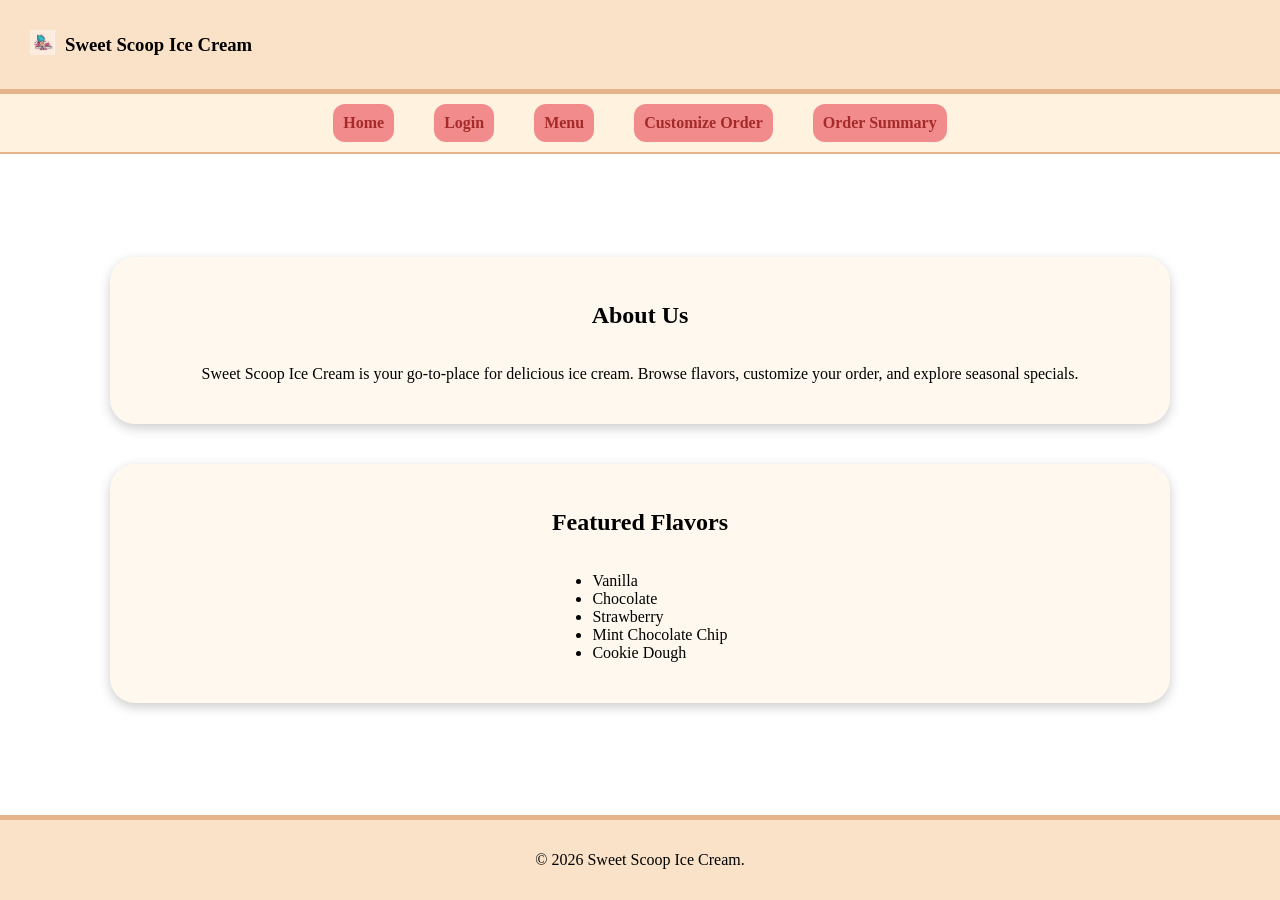
<file: index.html>
<!DOCTYPE html>
<!--
Group Members:
1. Nnamdi Onaga (UCID: 30254264)
2. Somrit Dewan (UCID: 30230926)
-->
<html lang="en">

<head>
    <meta charset="UTF-8">
    <meta name="viewport" content="width=device-width, initial-scale=1.0">
    <link rel="stylesheet" href="styles.css">
    <title>Sweet Scoop Ice Cream</title>
</head>

<body>
    <header id="page_header">
        <div>
            <div><img src="img/logo.jpeg" alt="Sweet Scoop Ice Cream Logo"></div>
        </div>

        <div>
            <h3>Sweet Scoop Ice Cream</h3>
        </div>
    </header>

    <nav>
        <ul>
            <li><a href="index.html">Home</a></li>
            <li><a href="login.html">Login</a></li>
            <li><a href="menu_view.html">Menu</a></li>
            <li><a href="customize_order.html">Customize Order</a></li>
            <li><a href="order_summary.html">Order Summary</a></li>
        </ul>
    </nav>

    <main class="index_main">
        <section id="about_us">
            <h2>About Us</h2>
            <p>Sweet Scoop Ice Cream is your go-to-place for delicious ice cream. Browse flavors, customize your order, and explore seasonal specials.</p>
        </section>

        <section id="featured_flavors">
            <h2>Featured Flavors</h2>
            <ul>
                <li>Vanilla</li>
                <li>Chocolate</li>
                <li>Strawberry</li>
                <li>Mint Chocolate Chip</li>
                <li>Cookie Dough</li>
            </ul>
        </section>
    </main>

    <footer>
        <p>&copy; 2026 Sweet Scoop Ice Cream.</p>
    </footer>
</body>

</html>
</file>
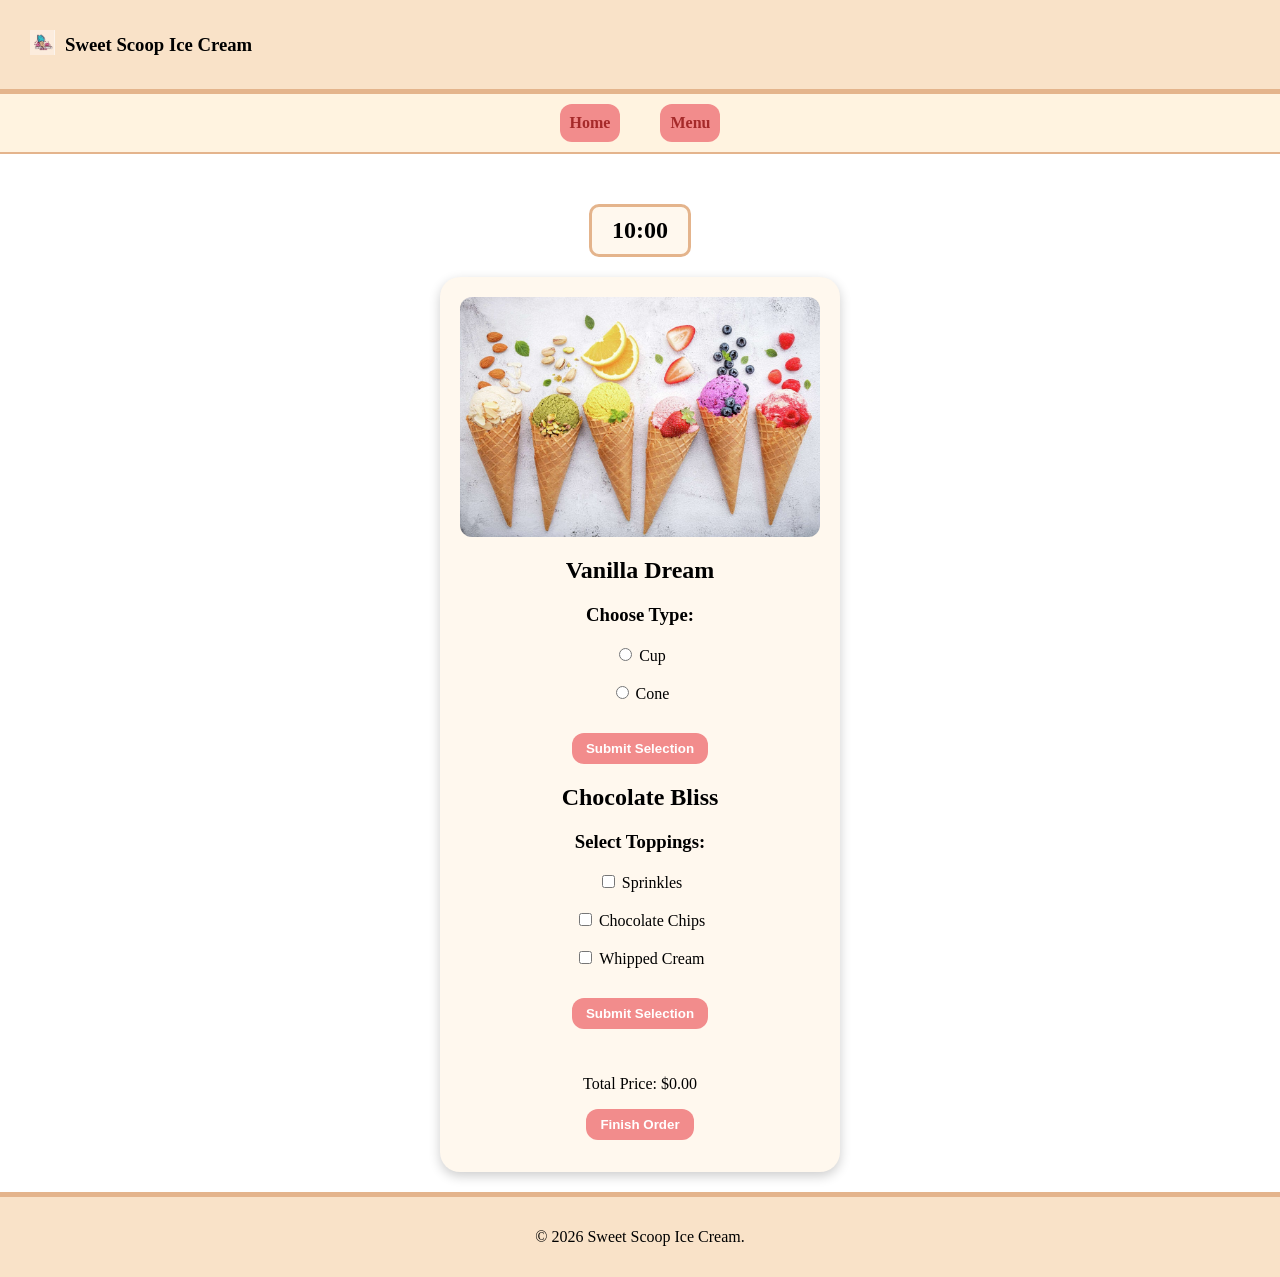
<file: customize_order.html>
<!DOCTYPE html>
<html lang="en">

<head>
    <meta charset="UTF-8">
    <meta name="viewport" content="width=device-width, initial-scale=1.0">
    <title>Customize Order</title>
    <link rel="stylesheet" href="styles.css">
</head>

<body>
    <header id="page_header">
        <div>
            <div><img src="img/logo.jpeg" alt="Sweet Scoop Ice Cream Logo"></div>
        </div>

        <div>
            <h3>Sweet Scoop Ice Cream</h3>
        </div>
    </header>

    <nav>
        <ul>
            <li><a href="index.html">Home</a></li>
            <li><a href="menu_view.html">Menu</a></li>
        </ul>
    </nav>

    <main class="customize_order_main">

        <div id="order_timer">10:00</div>

        <form action="order_summary.html" onsubmit="return validateOrder()">
            <div>
                <img src="img/icecream_banner.jpeg" alt="Banner image for customizing order" id="banner_img">
            </div>

            <h2>Vanilla Dream</h2>
            <h3>Choose Type:</h3>

            <input type="radio" id="type_cup" name="type" value="Cup">
            <label for="type_cup">Cup</label><br><br>
            <input type="radio" id="type_cone" name="type" value="Cone">
            <label for="type_cone">Cone</label><br><br>
            <button type="button" name="update_order" value="submit_icecream_type">Submit Selection</button>

            <h2>Chocolate Bliss</h2>
            <h3>Select Toppings:</h3>

            <input type="checkbox" id="topping1" name="topping1" value="Sprinkles">
            <label for="topping1">Sprinkles</label><br><br>
            <input type="checkbox" id="topping2" name="topping2" value="Chocolate Chips">
            <label for="topping2">Chocolate Chips</label><br><br>
            <input type="checkbox" id="topping3" name="topping3" value="Whipped Cream">
            <label for="topping3">Whipped Cream</label><br><br>
            <button type="button" name="update_order" value="submit_toppings">Submit Selection</button>

            <br>
            <p id="total_price">Total Price: $6.00</p>
            <button type="submit">Finish Order</button>
        </form>
    </main>

    <footer>
        <p>&copy; 2026 Sweet Scoop Ice Cream.</p>
    </footer>


    <script> //ADDED JS
let timeLeft = 600; // 10 minutes

const timerDisplay = document.getElementById("order_timer");

const timer = setInterval(function() {
    let minutes = Math.floor(timeLeft / 60);
    let seconds = timeLeft % 60;
    if (seconds < 10) seconds = "0" + seconds;
    timerDisplay.textContent = minutes + ":" + seconds;
    timeLeft--;
    if (timeLeft < 0) {
        clearInterval(timer);
        window.location.href = "order_summary.html";
    }
}, 1000);

// Grabbing base radios and toppings

    const cup = document.getElementById("type_cup");
    const cone = document.getElementById("type_cone");
    const baseRadios = [cup, cone];

const submitTypeBtn = document.querySelector('button[value="submit_icecream_type"]');
const submitToppingsBtn = document.querySelector('button[value="submit_toppings"]');

const toppings = [
    document.getElementById("topping1"),
    document.getElementById("topping2"),
    document.getElementById("topping3")
];

const totalPriceEl = document.getElementById("total_price");

function calculatePrice() {
    const basePrice = 6.00;
    const toppingPrice = 1.50;

    // Check which base is selected
    const baseSelected = baseRadios.find(r => r.checked);
    if (!baseSelected) {
        totalPriceEl.textContent = "Total Price: $0.00";
        return;
    }

    // Count toppings
    const toppingCount = toppings.filter(t => t.checked).length;

    const total = basePrice + (toppingCount * toppingPrice);
    totalPriceEl.textContent = "Total Price: $" + total.toFixed(2);
}

// Update price live when base or toppings change
baseRadios.forEach(r => r.addEventListener("change", calculatePrice));
toppings.forEach(t => t.addEventListener("change", calculatePrice));

submitTypeBtn.addEventListener("click", function() {

    if (!cup.checked && !cone.checked) {
        alert("Please select Cup or Cone before submitting.");
        return;
    }

});

submitToppingsBtn.addEventListener("click", function() {

    const toppingSelected = toppings.some(t => t.checked);

    if (!toppingSelected) {
        alert("Please select at least one topping before submitting.");
        return;
    }

});

// Form validation
function validateOrder() {

    const baseSelected = baseRadios.find(r => r.checked);

    if (!baseSelected) {
        alert("Please select Cup or Cone, and at least one topping before confirming your order.");
        return false;
    }

    const toppingSelected = toppings.some(t => t.checked);

    if (!toppingSelected) {
        alert("Please select at least one topping.");
        return false;
    }

    localStorage.setItem("base", baseSelected.value);
    localStorage.setItem("toppings", toppings.filter(t => t.checked).map(t => t.value).join(", "));
    localStorage.setItem("total", totalPriceEl.textContent.replace("Total Price: $", ""));

    return true;
}

// Initial price calculation
calculatePrice();
</script>
</body>

</html>
</file>
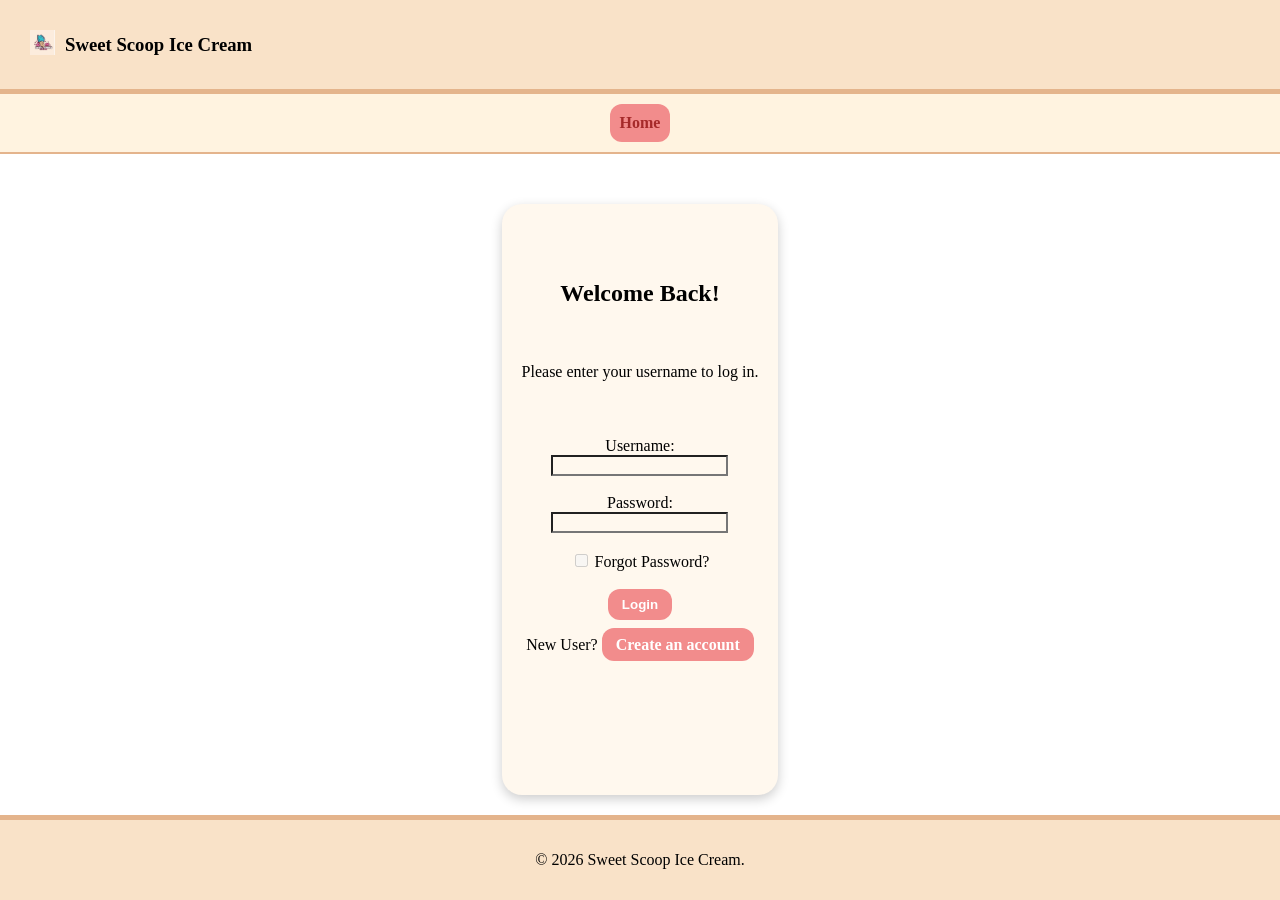
<file: login.html>
<!DOCTYPE html>
<html lang="en">

<head>
    <meta charset="UTF-8">
    <meta name="viewport" content="width=device-width, initial-scale=1.0">
    <link rel="stylesheet" href="styles.css">
    <title>Login</title>
    <script defer src = "scripts.js"></script>
</head>

<body>
    <header id="page_header">
        <div>
            <div><img src="img/logo.jpeg" alt="Sweet Scoop Ice Cream Logo"></div>
        </div>

        <div>
            <h3>Sweet Scoop Ice Cream</h3>
        </div>
    </header>

    <nav>
        <ul>
            <li><a href="index.html">Home</a></li>
        </ul>
    </nav>

    <main class="login_main">
        <div id="login_container">
            <h2>Welcome Back!</h2>
            <p>Please enter your username to log in.</p>
            <div id="message_box"></div> <!--Message Display for successful login-->
            <form id="login_form" action="menu_view.html">
                <label for="username">Username:</label><br>
                <input type="text" id="username" name="username" required><br><br>

                <label for="password">Password:</label><br>
                <input type="password" id="password" name="password" required><br><br>
                
                <div>
                    <input type="checkbox" id="forgot_password" name="forgot_password" disabled>
                    <label for="forgot_password">Forgot Password?</label><br><br>
                </div>

                <button type="submit">Login</button>
                <p>New User? <a href="signup.html" class="signup_btn">Create an account</a></p> <!--Need to use styles.css for the "Create an account"-->
            </form>

        </div>
    </main>

    <footer>
        <p>&copy; 2026 Sweet Scoop Ice Cream.</p>
    </footer>
</body>

</html>
</file>
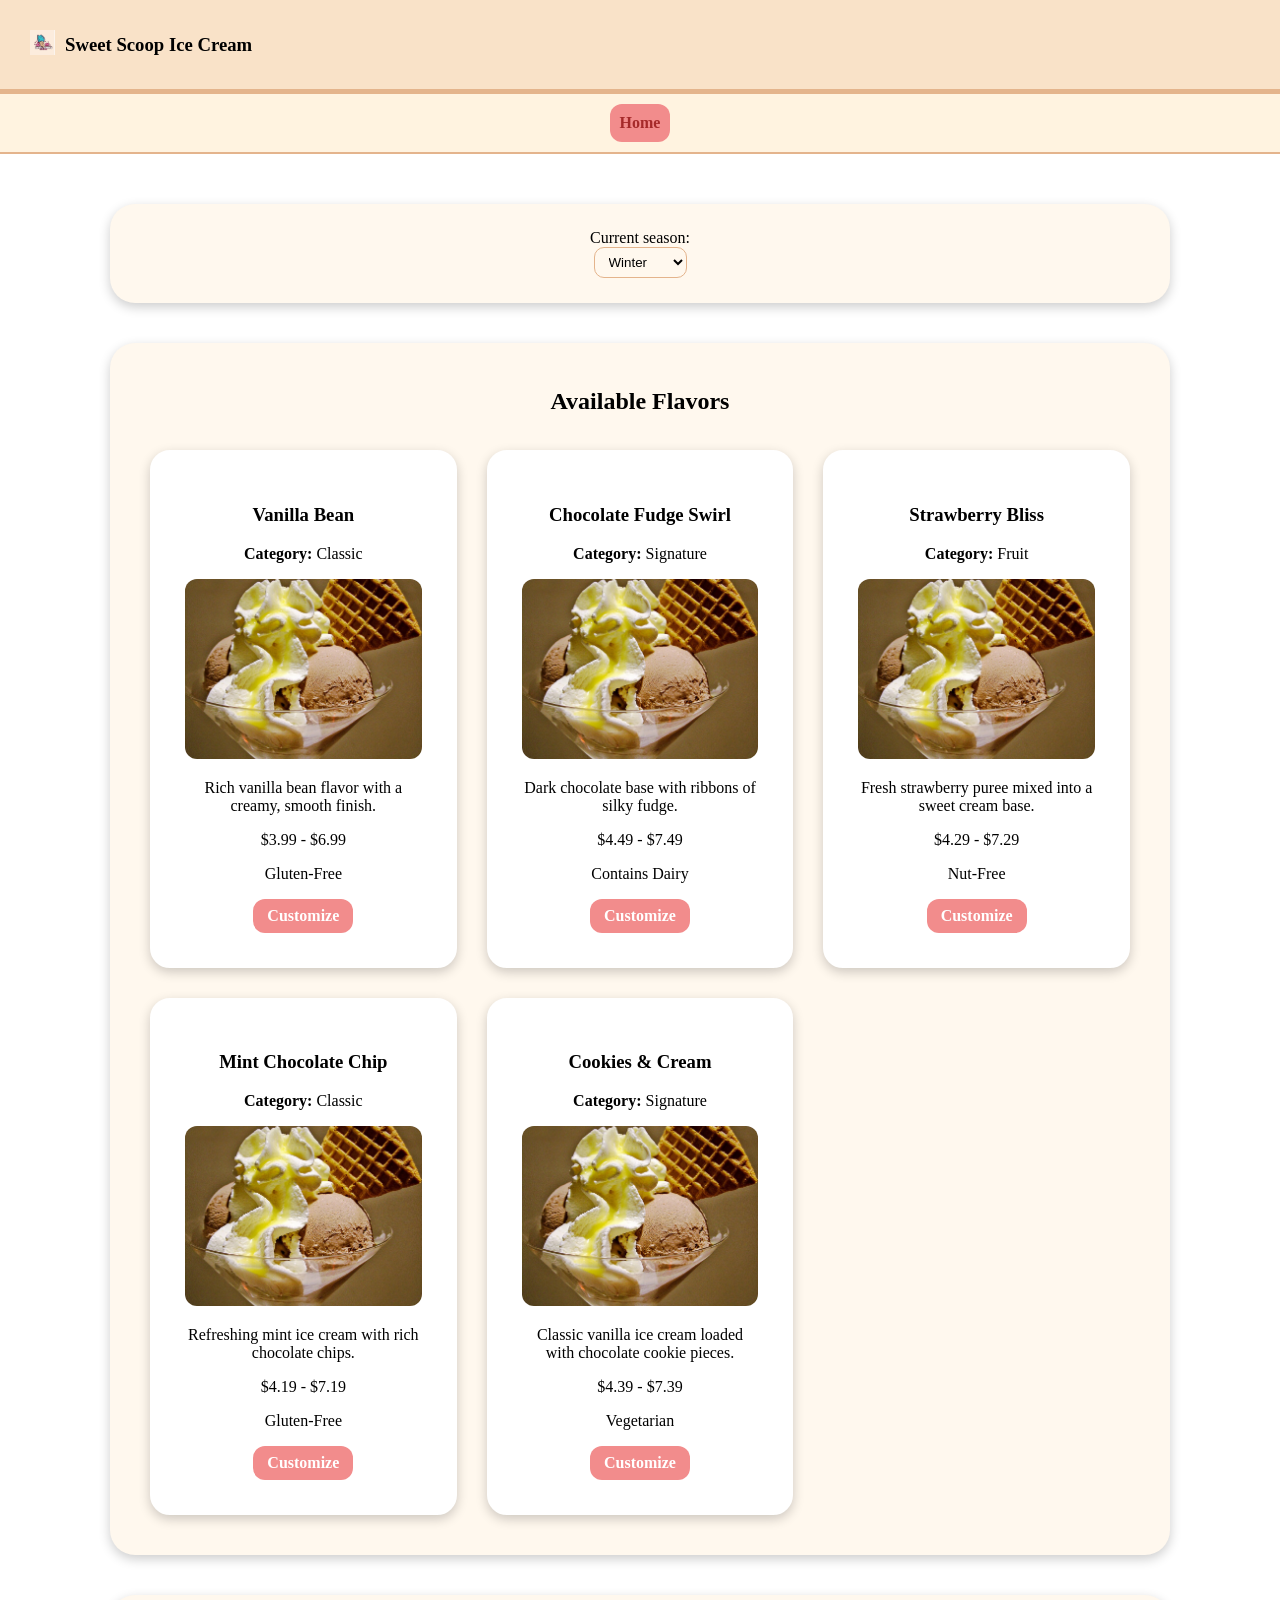
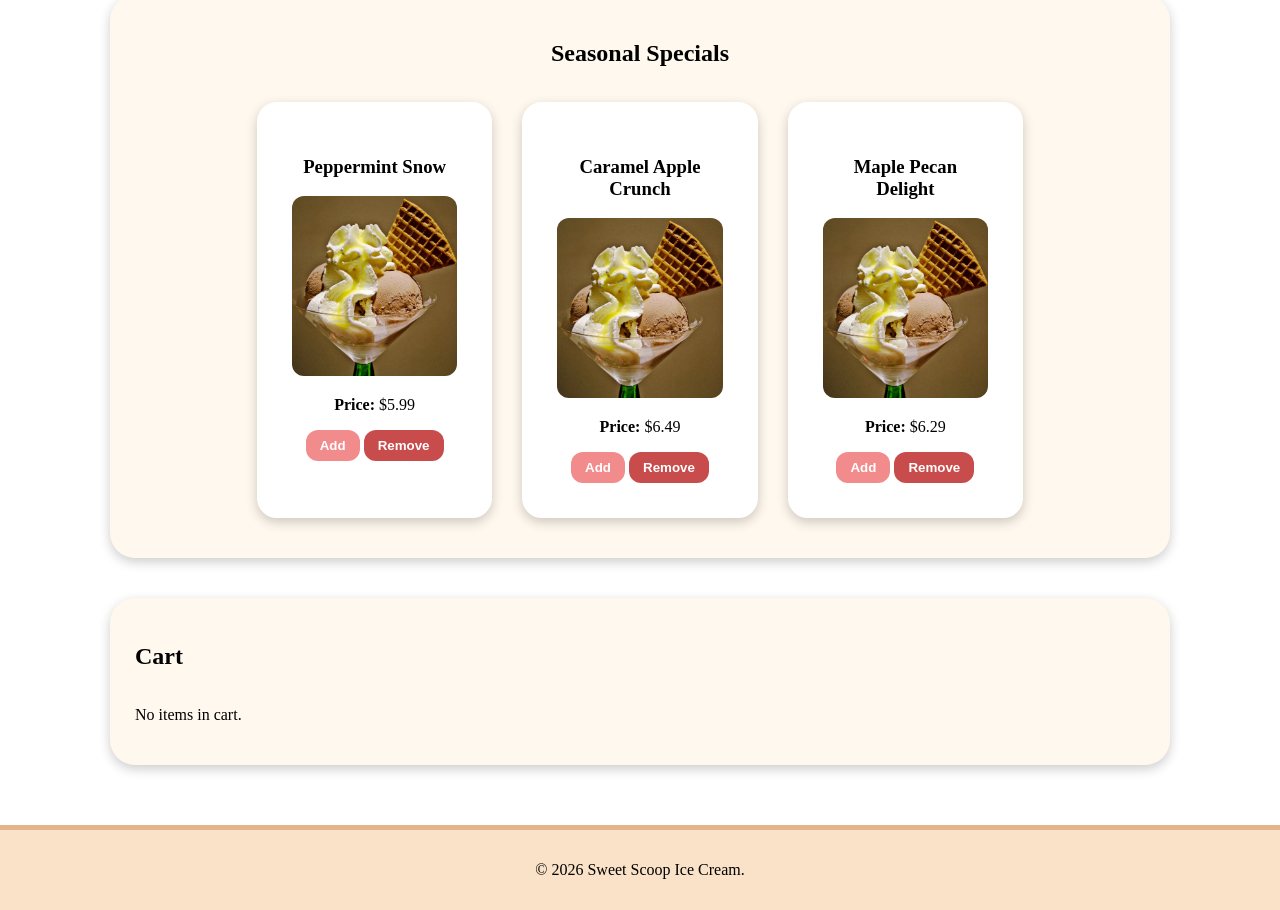
<file: menu_view.html>
<!DOCTYPE html>
<html lang="en">

<head>
    <meta charset="UTF-8">
    <meta name="viewport" content="width=device-width, initial-scale=1.0">
    <link rel="stylesheet" href="styles.css">
    <title>Menu View</title>
</head>

<body>
    <header id="page_header">
        <div>
            <div><img src="img/logo.jpeg" alt="Sweet Scoop Ice Cream Logo"></div>
        </div>
        <div>
            <h3>Sweet Scoop Ice Cream</h3>
        </div>
    </header>

    <nav>
        <ul>
            <li><a href="index.html">Home</a></li>
        </ul>
    </nav>

    <main class="menu_main">
        <section class="season_selector">
            <label for="season_filter">Current season:</label>
            <select id="season_filter" name="season_filter">
                <option value="winter-2026" selected>Winter</option>
                <option value="fall-2025">Fall</option>
                <option value="summer-2025">Summer</option>
                <option value="spring-2025">Spring</option>
            </select>
        </section>

        <section>
            <h2>Available Flavors</h2>
            <div class="tile_grid">
                <article class="ice_cream_tile">
                    <h3>Vanilla Bean</h3>
                    <p><strong>Category:</strong> Classic</p>
                    <img src="img/icecream.jpg" alt="Vanilla ice cream scoop">
                    <p>Rich vanilla bean flavor with a creamy, smooth finish.</p>
                    <p>$3.99 - $6.99</p>
                    <p>Gluten-Free</p>
                    <a href="customize_order.html" class="customize_link">Customize</a>
                </article>

                <article class="ice_cream_tile">
                    <h3>Chocolate Fudge Swirl</h3>
                    <p><strong>Category:</strong> Signature</p>
                    <img src="img/icecream.jpg" alt="Chocolate ice cream in cone">
                    <p>Dark chocolate base with ribbons of silky fudge.</p>
                    <p>$4.49 - $7.49</p>
                    <p>Contains Dairy</p>
                    <a href="customize_order.html" class="customize_link">Customize</a>
                </article>

                <article class="ice_cream_tile">
                    <h3>Strawberry Bliss</h3>
                    <p><strong>Category:</strong> Fruit</p>
                    <img src="img/icecream.jpg" alt="Strawberry ice cream bowl">
                    <p>Fresh strawberry puree mixed into a sweet cream base.</p>
                    <p>$4.29 - $7.29</p>
                    <p>Nut-Free</p>
                    <a href="customize_order.html" class="customize_link">Customize</a>
                </article>

                <article class="ice_cream_tile">
                    <h3>Mint Chocolate Chip</h3>
                    <p><strong>Category:</strong> Classic</p>
                    <img src="img/icecream.jpg" alt="Mint chocolate chip ice cream">
                    <p>Refreshing mint ice cream with rich chocolate chips.</p>
                    <p>$4.19 - $7.19</p>
                    <p>Gluten-Free</p>
                    <a href="customize_order.html" class="customize_link">Customize</a>
                </article>

                <article class="ice_cream_tile">
                    <h3>Cookies &amp; Cream</h3>
                    <p><strong>Category:</strong> Signature</p>
                    <img src="img/icecream.jpg" alt="Cookies and cream ice cream">
                    <p>Classic vanilla ice cream loaded with chocolate cookie pieces.</p>
                    <p>$4.39 - $7.39</p>
                    <p>Vegetarian</p>
                    <a href="customize_order.html" class="customize_link">Customize</a>
                </article>
            </div>
        </section>

        <section>
            <h2>Seasonal Specials</h2>
            <div class="tile_grid">
                <article class="ice_cream_tile">
                    <h3>Peppermint Snow</h3>
                    <img src="img/icecream.jpg" alt="Peppermint ice cream">
                    <p><strong>Price:</strong> $5.99</p>
                    <div class="special_actions">
                        <button class="add_btn" data-name="Peppermint Snow" data-price="5.99">Add</button>
                        <button class="remove_btn" data-name="Peppermint Snow" data-price="5.99">Remove</button>
                    </div>
                </article>

                <article class="ice_cream_tile">
                    <h3>Caramel Apple Crunch</h3>
                    <img src="img/icecream.jpg" alt="Caramel ice cream scoop">
                    <p><strong>Price:</strong> $6.49</p>
                    <div class="special_actions">
                        <button class="add_btn" data-name="Caramel Apple Crunch" data-price="6.49">Add</button>
                        <button class="remove_btn" data-name="Caramel Apple Crunch" data-price="6.49">Remove</button>
                    </div>
                </article>

                <article class="ice_cream_tile">
                    <h3>Maple Pecan Delight</h3>
                    <img src="img/icecream.jpg" alt="Maple pecan ice cream">
                    <p><strong>Price:</strong> $6.29</p>
                    <div class="special_actions">
                        <button class="add_btn" data-name="Maple Pecan Delight" data-price="6.29">Add</button>
                        <button class="remove_btn" data-name="Maple Pecan Delight" data-price="6.29">Remove</button>
                    </div>
                </article>
            </div>
        </section>

        <section id="cart_section">
    <h2>Cart</h2>

    <div id="cart_container">
        <p id="cart_empty">No items in cart.</p>
    </div>
</section>
    </main>

    <footer>
        <p>&copy; 2026 Sweet Scoop Ice Cream.</p>
    </footer>

    
    <script> //Added JS
const cart = {};

const cartContainer = document.getElementById("cart_container");
const emptyMessage = document.getElementById("cart_empty");

function updateCartUI() {

    cartContainer.innerHTML = "";

    const items = Object.values(cart);

    if (items.length === 0) {
        cartContainer.appendChild(emptyMessage);
        return;
    }

    items.forEach(item => {

        const row = document.createElement("div");
        row.classList.add("cart_row");

        const nameQty = document.createElement("span");
        nameQty.classList.add("cart_name");
        nameQty.textContent = `${item.name} (${item.qty})`;

        const total = document.createElement("span");
        total.classList.add("cart_price");
        total.textContent = `$${(item.qty * item.price).toFixed(2)}`;

        row.appendChild(nameQty);
        row.appendChild(total);

        cartContainer.appendChild(row);

    });
}
const addButtons = document.getElementsByClassName("add_btn");
for (let btn of addButtons) {

    btn.addEventListener("click", () => {

        const name = btn.dataset.name;
        const price = parseFloat(btn.dataset.price);

        if (!cart[name]) {
            cart[name] = { name, price, qty: 0 };
        }

        cart[name].qty++;

        updateCartUI();
    });
}

const removeButtons = document.getElementsByClassName("remove_btn");
for (let btn of removeButtons) {

    btn.addEventListener("click", () => {

        const name = btn.dataset.name;

        if (!cart[name]) return;

        cart[name].qty--;

        if (cart[name].qty <= 0) {
            delete cart[name];
        }

        updateCartUI();
    });

};
</script>
</body>

</html>
</file>
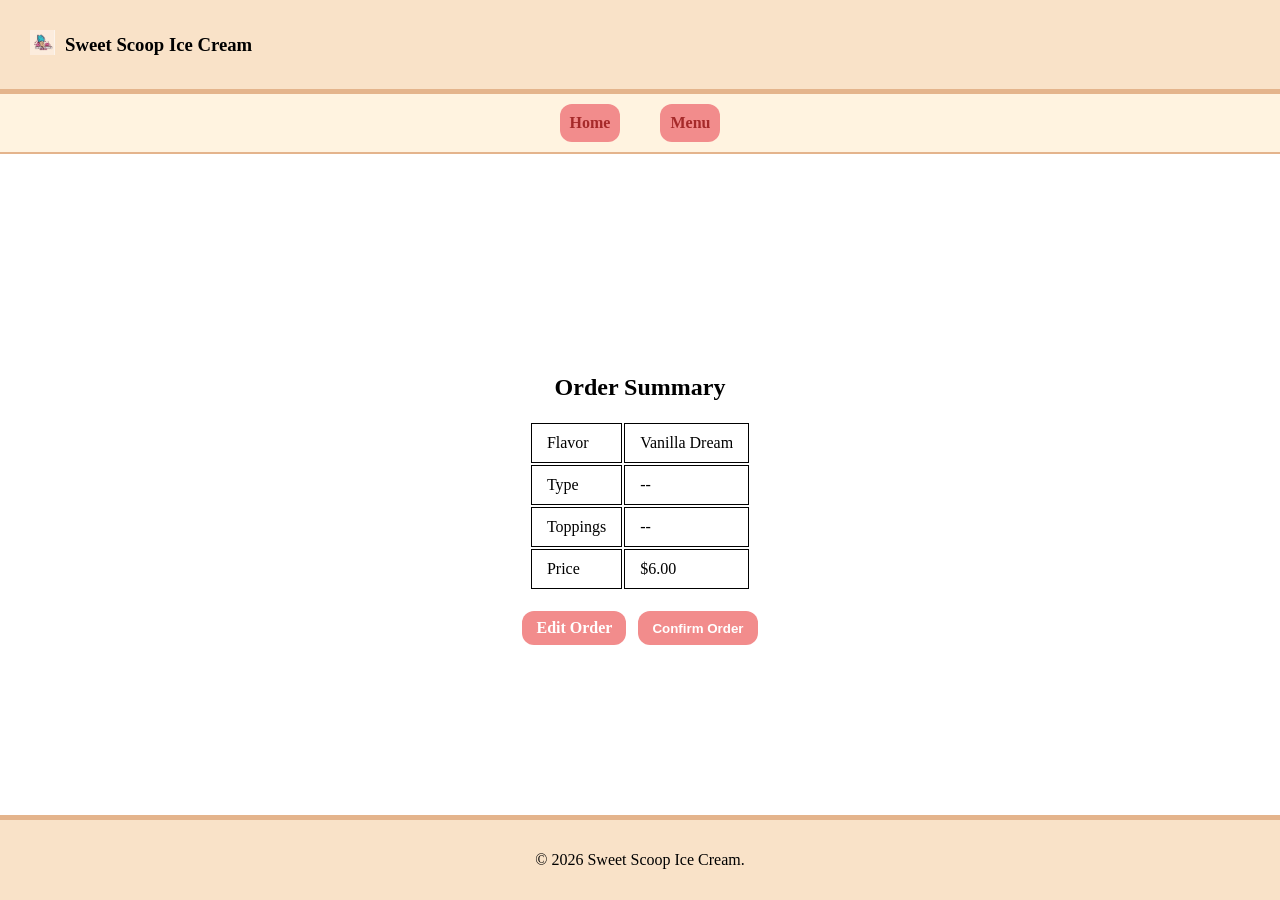
<file: order_summary.html>
<!DOCTYPE html>
<html lang="en">

<head>
    <meta charset="UTF-8">
    <meta name="viewport" content="width=device-width, initial-scale=1.0">
    <link rel="stylesheet" href="styles.css">
    <title>Sweet Scoop Ice Cream</title>
</head>

<body>
    <header id="page_header">
        <div>
            <div><img src="img/logo.jpeg" alt="Sweet Scoop Ice Cream Logo"></div>
        </div>

        <div>
            <h3>Sweet Scoop Ice Cream</h3>
        </div>
    </header>

    <nav>
        <ul>
            <li><a href="index.html">Home</a></li>
            <li><a href="menu_view.html">Menu</a></li>
        </ul>
    </nav>

    <main class="order_summary_main">
        <h2>Order Summary</h2>
         <div id="order_summary_container"></div>
        <!--<table>
            <tbody>
                <tr>
                    <td>Flavor</td>
                    <td id="flavor_cell">Vanilla Dream</td>
                </tr>
                <tr>
                     <td id="type_cell">--</td>
                    <td>Cone</td>
                </tr>
                <tr>
                     <td id="toppings_cell">--</td>
                    <td>Sprinkles, Nuts</td>
                </tr>
                <tr>
                    <td id="price_cell">$0.00</td>
                    <td>$6.50</td>
                </tr>
            </tbody>
        </table> -->

        <div class="summary_actions">
            <a href="customize_order.html" class="action_btn">Edit Order</a>
            <button type="button" class="action_btn">Confirm Order</button>
        </div>
    </main>

    <footer>
        <p>&copy; 2026 Sweet Scoop Ice Cream.</p>
    </footer>

    <script> //ADDED JS
    const container = document.getElementById("order_summary_container");

const flavor = localStorage.getItem("flavor") || "Vanilla Dream";
const base = localStorage.getItem("base") || "--";
const toppings = localStorage.getItem("toppings") || "--";
const total = parseFloat(localStorage.getItem("total") || 6).toFixed(2);

container.innerHTML = `
  <table>
    <tr><td>Flavor</td><td>${flavor}</td></tr>
    <tr><td>Type</td><td>${base}</td></tr>
    <tr><td>Toppings</td><td>${toppings}</td></tr>
    <tr><td>Price</td><td>$${total}</td></tr>
  </table>
`;
</script>
</body>

</html>
</file>
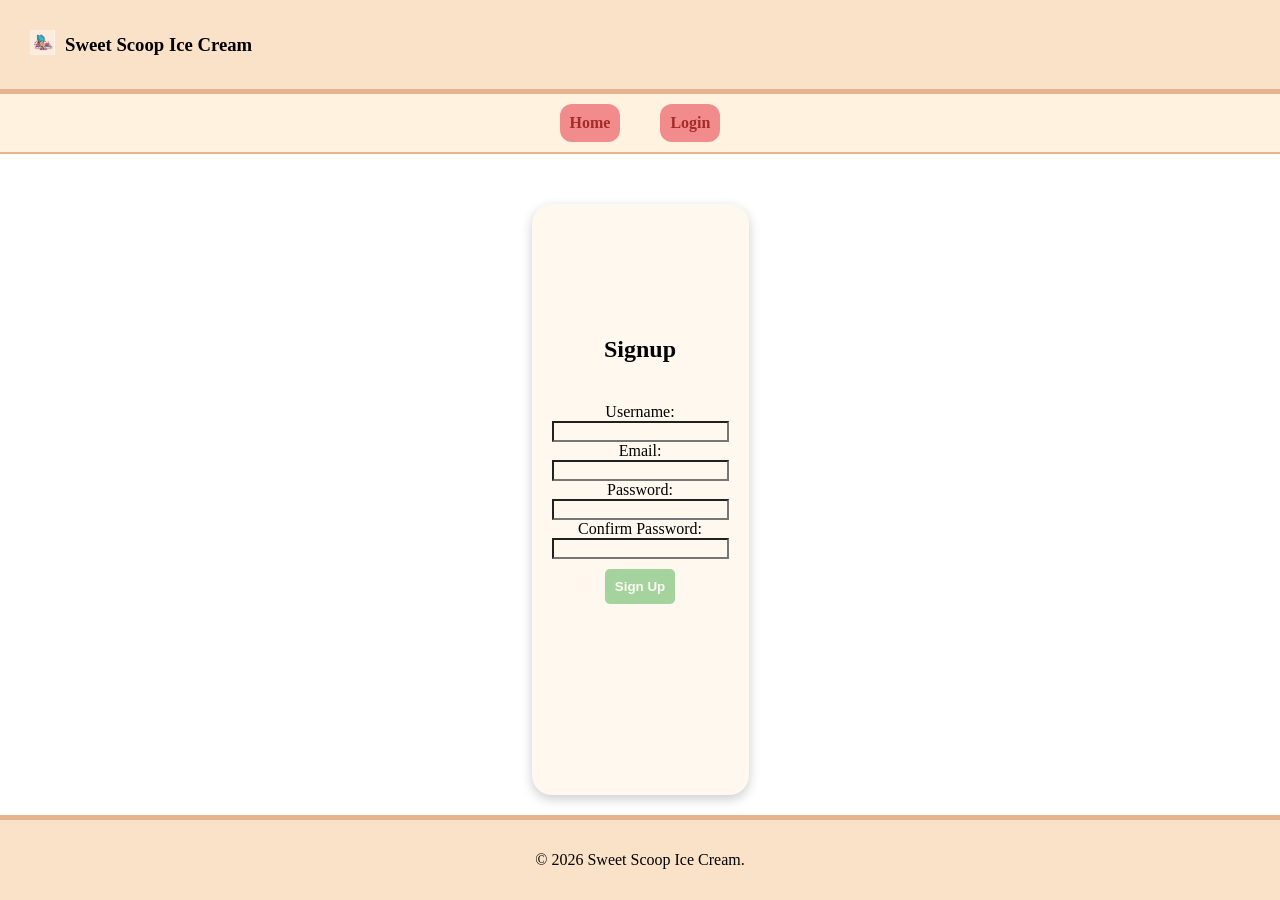
<file: signup.html>
<!DOCTYPE html>
<html lang="en">
<head>
    <meta charset="UTF-8">
    <meta name="viewport" content="width=device-width, initial-scale=1.0">
    <title>Signup</title>
    <link rel="stylesheet" href="styles.css">
    <script defer src="signup.js"></script>
</head>
<body>
    <header id="page_header">
        <div>
            <div><img src="img/logo.jpeg" alt="Sweet Scoop Ice Cream Logo"></div>
        </div>

        <div>
            <h3>Sweet Scoop Ice Cream</h3>
        </div>
    </header>

    <nav>
        <ul>
            <li><a href="index.html">Home</a></li>
            <li><a href="login.html">Login</a></li>
        </ul>
    </nav>
    <main class="login_main">
        <div id="signup_container">
            <h2>Signup</h2>

            <form id="signup_form">
                <label for="username">Username:</label><br>
                <input type="text" id="username" name="username" required><br>

                <label for="email">Email:</label><br>
                <input type="email" id="email" name="email" required><br>

                <label for="password">Password:</label><br>
                <input type="password" id="password" name="password" required><br>

                <label for="confirm_password">Confirm Password:</label><br>
                <input type="password" id="confirm_password" name="confirm_password" required><br>

                <div id="message_box"></div>

                <button type="submit" class="signup_submit_btn">Sign Up</button>
            </form>
        </div>

    </main>
    <footer>
        <p>&copy; 2026 Sweet Scoop Ice Cream.</p>
    </footer>
</body>
</html>
</file>
<file: styles.css>
html,
body {
    margin: 0;
    padding: 0;
    height: 100%;
}

body {
    min-height: 100vh;
    display: flex;
    flex-direction: column;
}

main {
    flex: 1;
}

main section h2 {
    text-align: center;
}

header {
    background-color: #f9e2c8;
    display: flex;
    gap: 10px;
    align-items: center;
    justify-content: flex-start;
    padding: 15px 30px;
    border-bottom: 5px solid #e4b48c;
}

header img {
    width: 25px;
    height: 25px;
}

#page_header>div {
    margin: 0;
    display: flex;
    align-items: center;
}

nav {
    background-color: #fff3e0;
    display: flex;
    justify-content: center;
    padding: 10px;
    border-bottom: 2px solid #e4b48c;
    margin-bottom: 30px;
    flex-wrap: wrap;
}

nav ul {
    list-style: none;
    margin: 0;
    padding: 0;
    display: flex;
    flex-wrap: wrap;
    gap: 20px;
    align-items: center;
}

nav a {
    display: block;
    text-decoration: none;
    color: brown;
    background-color: #f28c8c;
    font-weight: bold;
    padding: 10px;
    margin-left: 10px;
    margin-right: 10px;
    border-radius: 12px;
}

main section {
    display: flex;
    background-color: #fff8ee;
    border-radius: 25px;
    margin-bottom: 40px;
    box-shadow: 0 4px 12px rgba(0, 0, 0, 0.2);
    justify-content: center;
    align-items: center;
    flex-direction: column;
    padding: 25px;
}

footer {
    background-color: #f9e2c8;
    display: flex;
    row-gap: 10px;
    align-items: center;
    justify-content: center;
    padding: 15px;
    border-top: 5px solid #e4b48c;
}

.index_main {
    display: flex;
    flex-direction: column;
    justify-content: center;
    width: 100%;
    max-width: 1100px;
    margin: 0 auto;
    padding: 20px;
    box-sizing: border-box;
}

.login_main {
    display: flex;
    justify-content: center;
    width: 100%;
    max-width: 1100px;
    margin: 0 auto;
    padding: 20px;
}

#login_container {
    display: flex;
    flex-direction: column;
    gap: 20px;
    justify-content: center;
    align-items: center;
    background-color: #fff8ee;
    border-radius: 20px;
    box-shadow: 0 4px 12px rgba(0, 0, 0, 0.2);
    padding: 20px;
}

#signup_form {
    text-align: center;
    margin: 0 auto 70px;
}

#signup_form input[type="text"],
#signup_form input[type="password"] {
    background-color: #fff8ee;
}
#signup_form input[type="email"] {
    background-color: #fff8ee;
}

#signup_container {
    display: flex;
    flex-direction: column;
    gap: 20px;
    justify-content: center;
    align-items: center;
    background-color: #fff8ee;
    border-radius: 20px;
    box-shadow: 0 4px 12px rgba(0, 0, 0, 0.2);
    padding: 20px;
}

#login_form {
    text-align: center;
    margin: 0 auto 70px;
}

#login_form input[type="text"],
#login_form input[type="password"] {
    background-color: #fff8ee;
}

form button,
.add_btn {
    background-color: #f28c8c;
    color: #ffffff;
    font-weight: bold;
    border-radius: 12px;
    padding: 8px 14px;
    border: none;
    cursor: pointer;
}
.signup_btn {
    background-color: #f28c8c;
    color: #ffffff;
    font-weight: bold;
    border-radius: 12px;
    padding: 8px 14px;
    border: none;
    cursor: pointer;
    text-decoration: none;    
}

.signup_submit_btn {
    background-color: #4caf50;
    color: #ffffff;
    font-weight: bold;
    border-radius: 5px;
    padding: 10px;
    margin: 10px;
    border: none;
    cursor: pointer;
    opacity: 0.5;
}

.signup_submit_btn:hover {
    background-color: #45a049;
    opacity: 1.0;
}

.menu_main {
    width: 100%;
    max-width: 1100px;
    margin: 0 auto;
    padding: 20px;
    box-sizing: border-box;
}

.season_selector {
    text-align: center;
}

.season_selector select {
    background-color: #fff8ee;
    border-radius: 10px;
    padding: 6px 10px;
    border: 1px solid #e4b48c;
}

.tile_grid {
    text-align: center;
    display: flex;
    flex-wrap: wrap;
}

.ice_cream_tile {
    background-color: #ffffff;
    border: 20px solid #ffffff;
    border-radius: 20px;
    padding: 15px;
    margin: 15px;
    box-shadow: 0 4px 12px rgba(0, 0, 0, 0.2);
    width: calc(33.333% - 30px);
    text-align: center;
    box-sizing: border-box;
}

.ice_cream_tile img {
    width: 100%;
    height: 180px;
    object-fit: cover;
    border-radius: 12px;
}

/* Added for ice_cream_tile.hover */
.ice_cream_tile:hover {
    background-color: #f6f3f0;
}

.special_actions {
    margin-top: 10px;
}

.remove_btn {
    background-color: #c94c4c;
    color: #ffffff;
    font-weight: bold;
    border-radius: 12px;
    padding: 8px 14px;
    border: none;
    cursor: pointer;
}

.customize_link {
    display: inline-block;
    text-decoration: none;
    background-color: #f28c8c;
    color: #ffffff;
    font-weight: bold;
    border-radius: 12px;
    padding: 8px 14px;
    border: none;
    cursor: pointer;
}

#banner_img {
    width: 100%;
    height: 15rem;
    object-fit: cover;
    border-radius: 12px;
    display: block;
    margin: 0 auto;
}

.customize_order_main {
    width: 100%;
    max-width: 1100px;
    margin: 0 auto;
    padding: 20px;
    display: flex;
    justify-content: center;
    flex-direction: column;
    align-items: center;
    border-radius: 25px;
}

.customize_order_main form {
    max-width: 500px;
    margin: 0 auto;
    text-align: center;
    padding: 20px;
    background-color: #fff8ee;
    border-radius: 20px;
    box-shadow: 0 4px 12px rgba(0, 0, 0, 0.2);
}

.customize_order_main form button {
    display: block;
    margin: 12px auto;
}

.action_btn {
    display: inline-block;
    text-decoration: none;
    background-color: #f28c8c;
    color: #ffffff;
    font-weight: bold;
    border-radius: 12px;
    padding: 8px 14px;
    border: none;
    cursor: pointer;
}

.order_summary_main {
    width: 100%;
    max-width: 1100px;
    margin: 0 auto;
    padding: 20px;
    display: flex;
    justify-content: center;
    flex-direction: column;
    align-items: center;
    box-sizing: border-box;
}

.order_summary_main>table {
    margin: 0 auto;
    border-collapse: collapse;
    border: 1px solid black;
    background-color: #fff8ee;
    text-align: left;
}

.order_summary_main td {
    border: 1px solid #000;
    padding: 10px 15px;
}

.summary_actions {
    display: flex;
    justify-content: center;
    gap: 12px;
    margin-top: 20px;
}

#cart_container {
    width: 100%;
    
}

#cart_section {
    align-items: stretch;
}

#cart_section h2 {
    text-align: left;
}

.cart_row {
    display: flex;
    justify-content: space-between;
    width: 100%;
    padding: 8px 10px;
    margin-bottom: 8px;
    border: 3px solid #e4b48c;
    background-color: white;
    border-radius: 8px;
}

.cart_name {
    font-weight: bold;
}

.cart_price {
    font-weight: normal;
}

#order_timer {
    font-size: 24px;
    font-weight: bold;
    background-color: #fff8ee;
    border: 3px solid #e4b48c;
    padding: 10px 20px;
    border-radius: 10px;
    margin-bottom: 20px;
}
</file>
